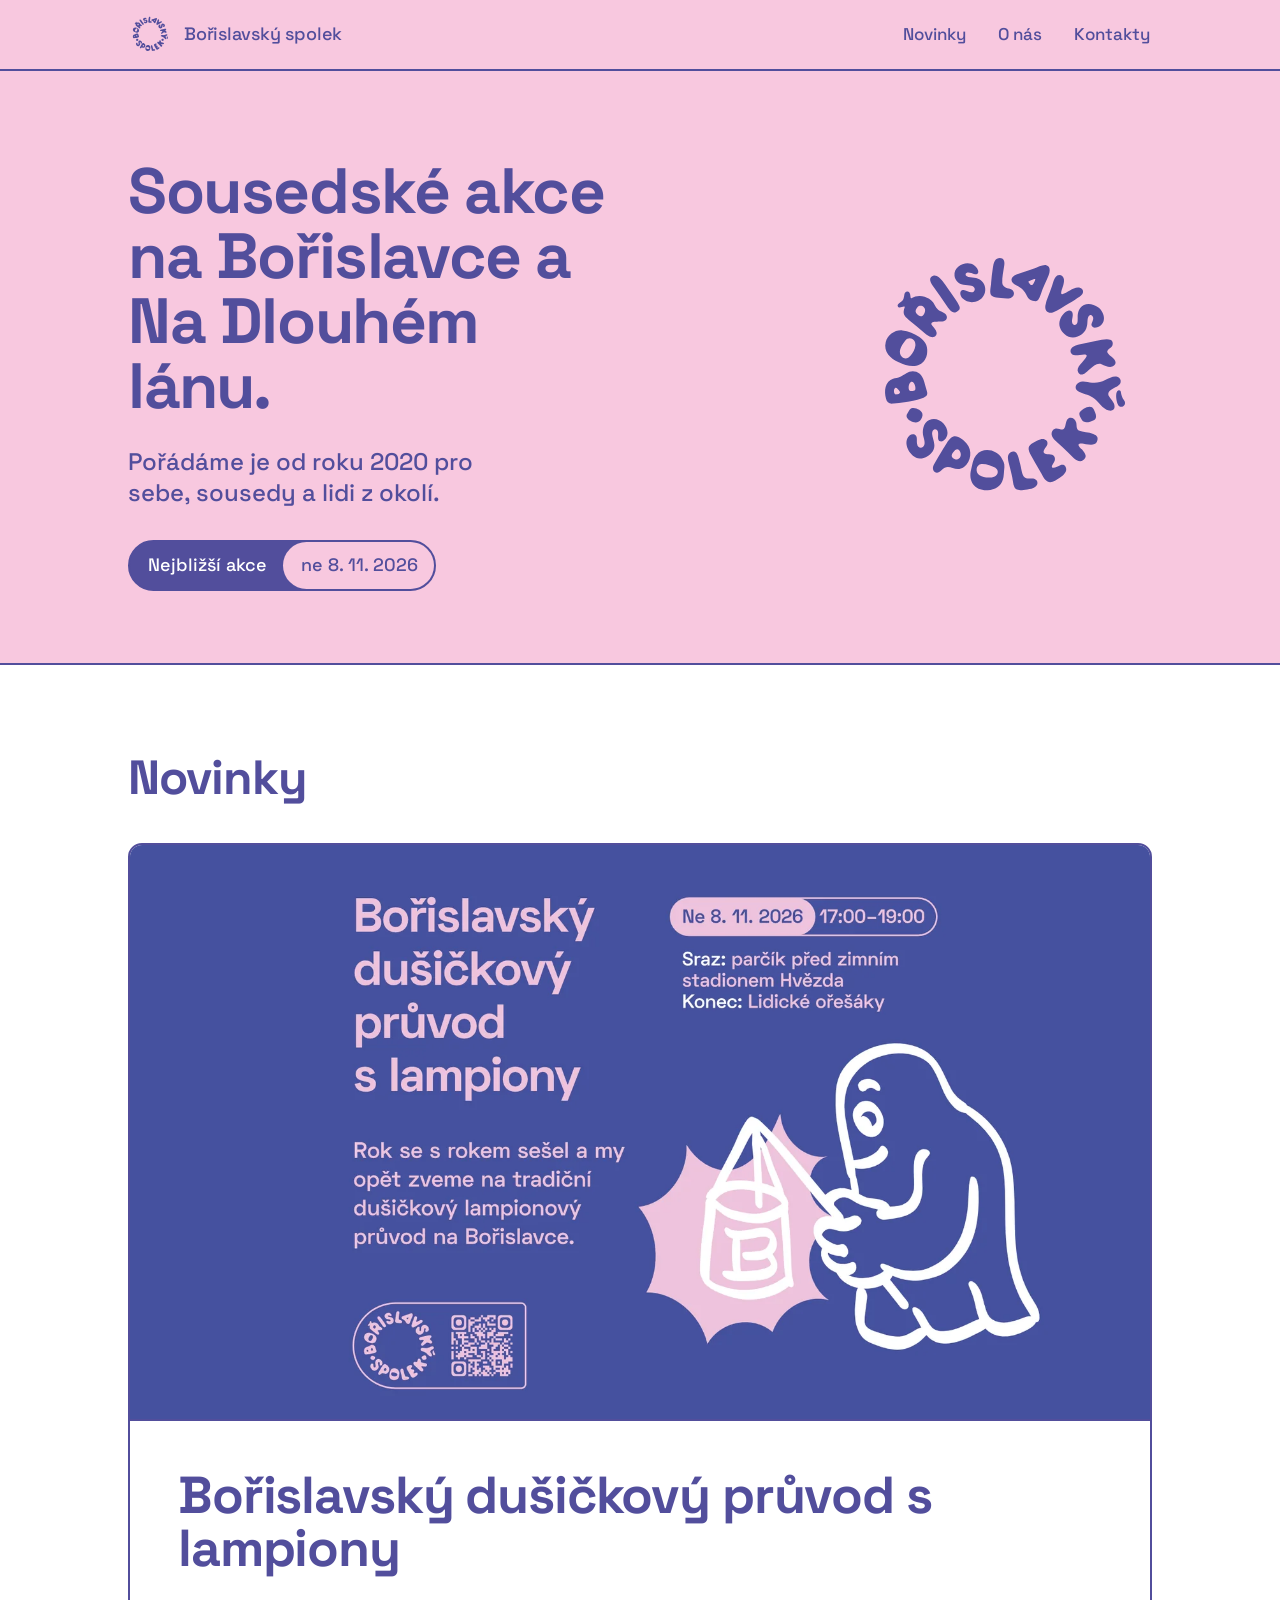
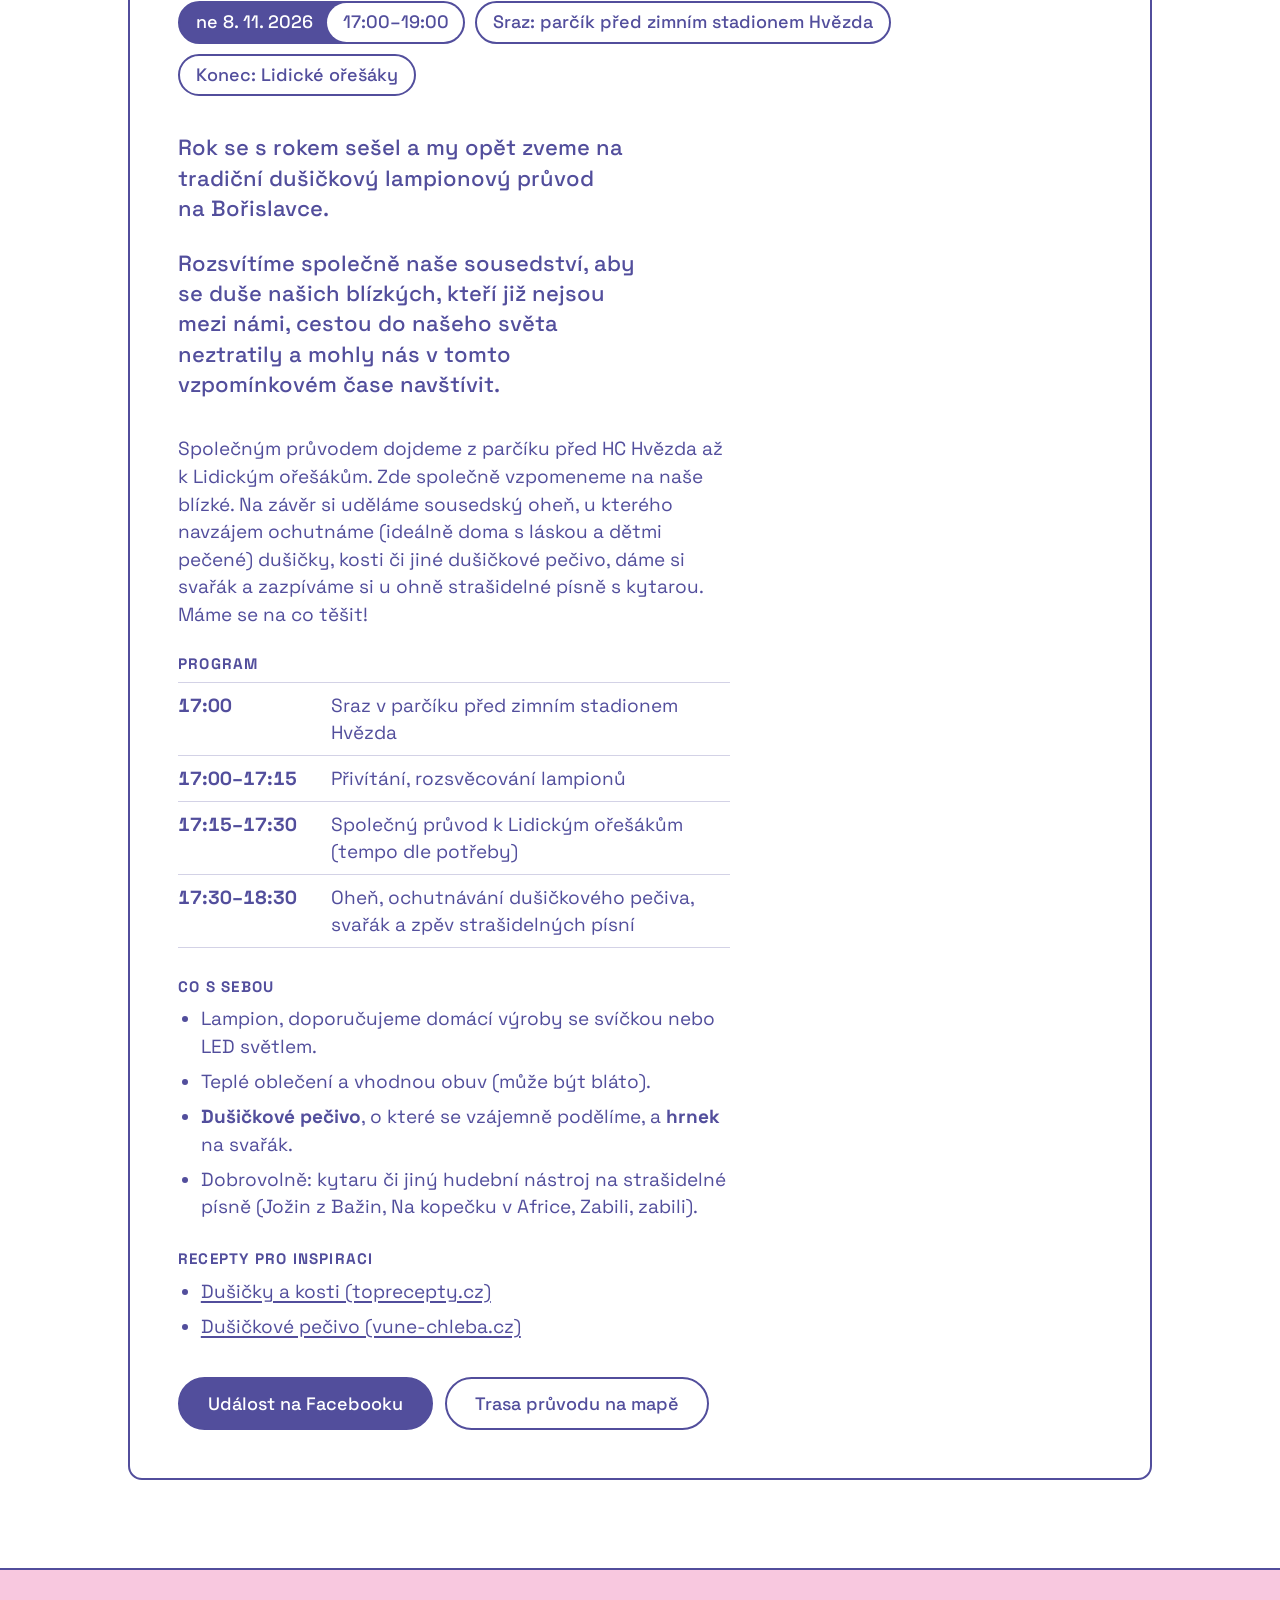
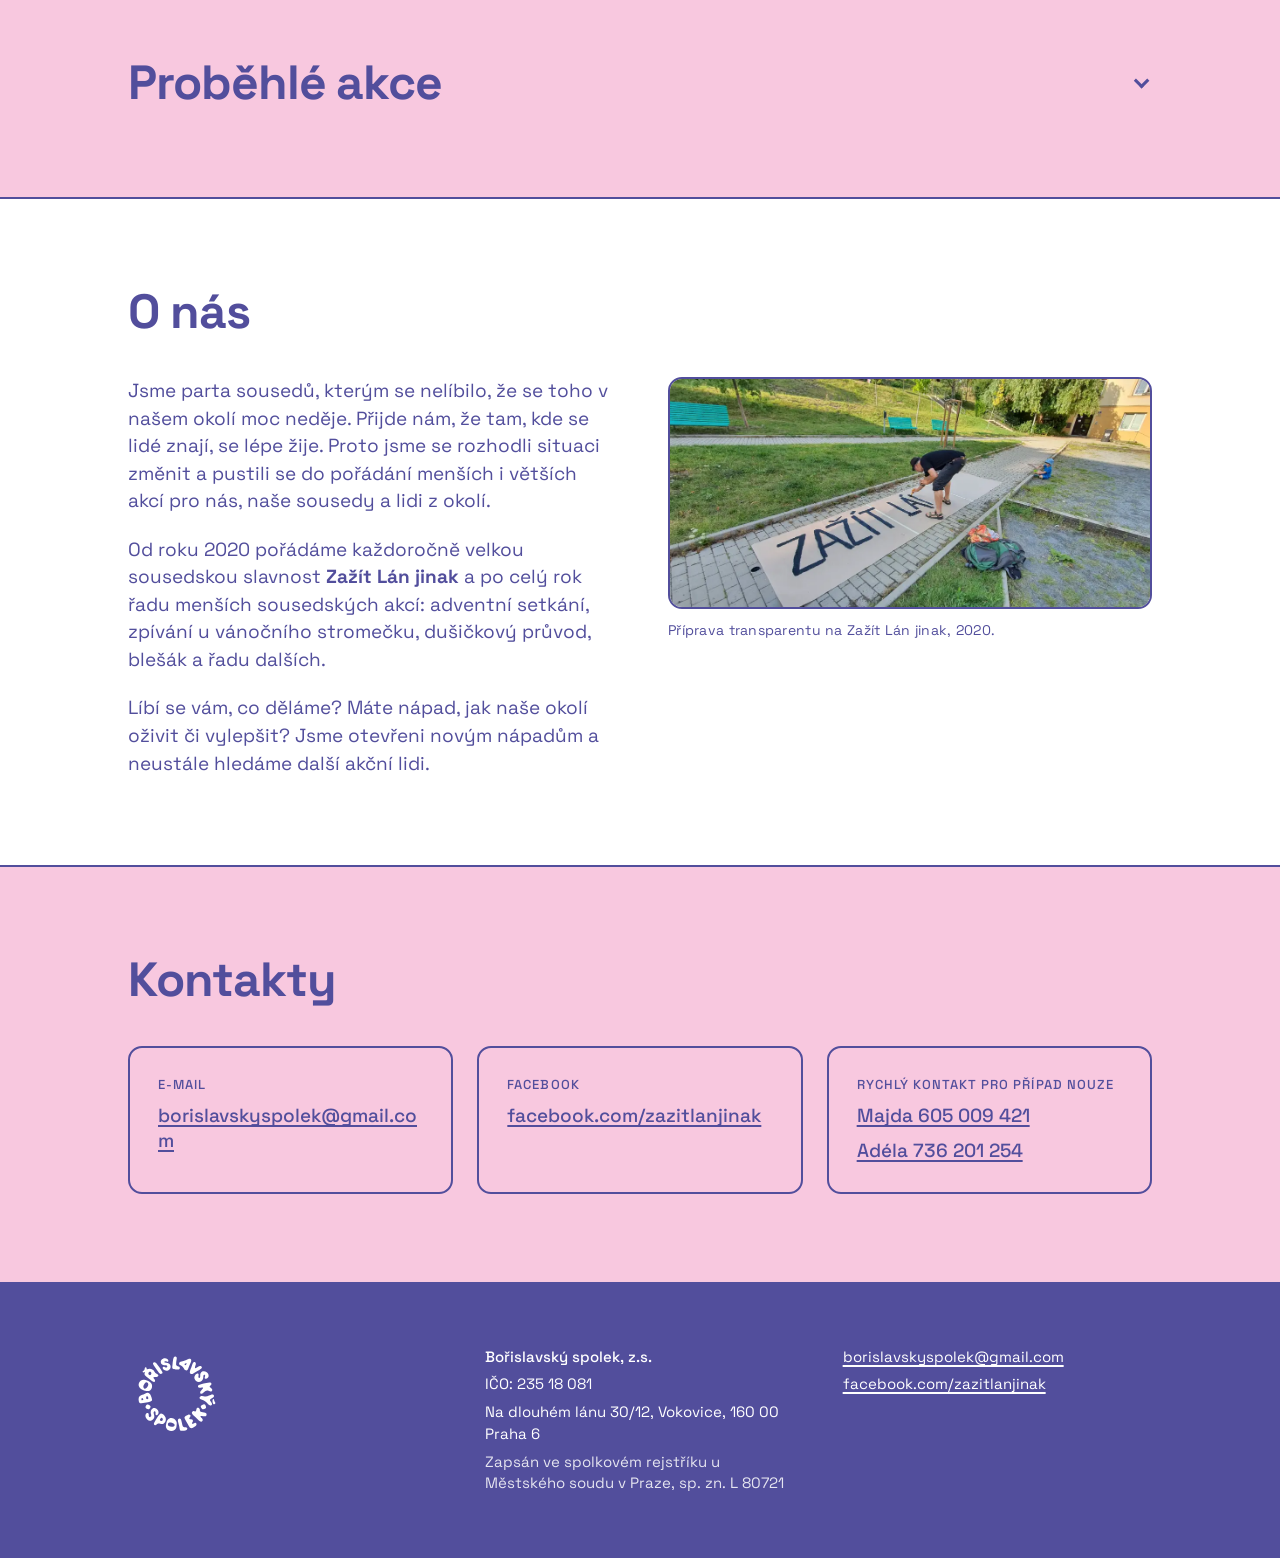
<file: index.html>
<!DOCTYPE html>
<html lang="cs">
<head>
<meta charset="utf-8">
<meta name="viewport" content="width=device-width, initial-scale=1">
<title>Bořislavský spolek — sousedské akce na Bořislavce</title>
<meta name="description" content="Sousedský spolek z Prahy 6 – Vokovic. Nejbližší akce: Bořislavský dušičkový průvod s lampiony v neděli 8. 11. 2026 od 17:00. Pořádáme i Zažít Lán jinak a další sousedské akce po celý rok.">
<link rel="canonical" href="https://borislavskyspolek.cz/">

<meta property="og:type" content="website">
<meta property="og:locale" content="cs_CZ">
<meta property="og:site_name" content="Bořislavský spolek">
<meta property="og:title" content="Bořislavský dušičkový průvod s lampiony — neděle 8. 11. od 17:00">
<meta property="og:description" content="Sraz v parčíku před zimním stadionem Hvězda, průvod k Lidickým ořešákům, pak oheň, dušičkové pečivo, svařák a strašidelné písně. Vezměte lampion.">
<meta property="og:url" content="https://borislavskyspolek.cz/">
<!-- Při výměně OG obrázku dej souboru nový název: /assets/* má roční cache (viz _headers). -->
<meta property="og:image" content="https://borislavskyspolek.cz/assets/img/og-dusickovy-pruvod-2026-plakat.jpg">
<meta property="og:image:width" content="1200">
<meta property="og:image:height" content="628">
<meta property="og:image:alt" content="Pozvánka: Bořislavský dušičkový průvod s lampiony, neděle 8. 11. 2026, 17:00–19:00, sraz v parčíku před zimním stadionem Hvězda, konec u Lidických ořešáků. Kreslené strašidlo drží lampion s písmenem B.">
<meta name="twitter:card" content="summary_large_image">
<meta name="theme-color" content="#F8C8DF">

<link rel="icon" href="assets/logo/logo-violet-print.svg" type="image/svg+xml">
<link rel="apple-touch-icon" href="assets/img/favicon-512.png">

<link rel="preload" href="assets/fonts/SpaceGrotesk-VariableFont_wght.ttf" as="font" type="font/ttf" crossorigin>
<link rel="stylesheet" href="styles.css">
</head>
<body>

<a class="skip" href="#novinky">Přeskočit na obsah</a>

<header class="header" id="hlavicka">
  <div class="header__bar page">
    <a class="brand" href="#">
      <img class="brand__mark" src="assets/logo/logo-violet-print.svg" alt="Bořislavský spolek" width="44" height="44">
      <span class="brand__name">Bořislavský spolek</span>
    </a>

    <nav class="nav nav--desktop" aria-label="Hlavní menu">
      <a href="#novinky">Novinky</a>
      <a href="#o-nas">O nás</a>
      <a href="#kontakty">Kontakty</a>
    </nav>

    <button class="menu-toggle" type="button" id="menu-toggle" aria-expanded="false" aria-controls="mobilni-menu">Menu</button>
  </div>

  <nav class="nav nav--mobile" id="mobilni-menu" aria-label="Hlavní menu" hidden>
    <a href="#novinky">Novinky</a>
    <a href="#o-nas">O nás</a>
    <a href="#kontakty">Kontakty</a>
  </nav>
</header>

<main>

  <section class="hero">
    <div class="page hero__grid">
      <div>
        <h1>Sousedské akce na Bořislavce a Na Dlouhém lánu.</h1>
        <p class="lead">Pořádáme je od roku 2020 pro sebe, sousedy a lidi z okolí.</p>
        <!-- Odkaz na nejbližší akci: při změně akce uprav i datum v druhém segmentu. -->
        <a class="capsule capsule--link" href="#novinky">
          <span class="capsule__a">Nejbližší akce</span>
          <span class="capsule__b">ne 8. 11. 2026</span>
        </a>
      </div>
      <img class="hero__mark" src="assets/logo/logo-violet-print.svg" alt="" width="300" height="300">
    </div>
  </section>

  <section class="band band--white" id="novinky">
    <div class="page">
      <h2>Novinky</h2>

      <!-- ==========================================================
           ŠABLONA POZVÁNKY — zkopíruj celý blok <article class="event">
           a nahraď obsah. Nejnovější akce patří nahoru.
           Na webu ať jsou nanejvýš 3–6 pozvánek; starší smaž.
           Obrázek je nepovinný — když není, celý <img> řádek smaž.
           Datum piš s tečkami (19. 9. 2026), čas s dvojtečkou (9:30–18:00).

      <article class="event">
        <img class="event__poster" src="assets/img/NAZEV.webp" alt="Pozvánka NÁZEV AKCE" loading="lazy" width="1400" height="733">
        <div class="event__body">
          <h3>Název akce</h3>
          <div class="facts">
            <span class="capsule">
              <span class="capsule__a">so 1. 1. 2026</span>
              <span class="capsule__b">9:30–18:00</span>
            </span>
            <span class="tag">Ulice 1/2, Praha 6</span>
          </div>
          <div class="prose">
            <p>Jedna až tři věty o tom, co se bude dít.</p>
          </div>
          <a class="btn" href="https://www.facebook.com/zazitlanjinak/" target="_blank" rel="noopener">Sledovat na Facebooku</a>
        </div>
      </article>

           ========================================================== -->

      <article class="event">
        <img class="event__poster" src="assets/img/dusickovy-pruvod-2026-plakat.webp" alt="Pozvánka na Bořislavský dušičkový průvod s lampiony, neděle 8. 11. 2026, 17:00–19:00 — kreslené strašidlo drží lampion s písmenem B" loading="lazy" width="1600" height="900">
        <div class="event__body">
          <h3>Bořislavský dušičkový průvod s lampiony</h3>

          <div class="facts">
            <span class="capsule">
              <span class="capsule__a">ne 8. 11. 2026</span>
              <span class="capsule__b">17:00–19:00</span>
            </span>
            <span class="tag">Sraz: parčík před zimním stadionem Hvězda</span>
            <span class="tag">Konec: Lidické ořešáky</span>
          </div>

          <div class="prose">
            <p>Rok se s rokem sešel a my opět zveme na tradiční dušičkový lampionový průvod na Bořislavce.</p>
            <p>Rozsvítíme společně naše sousedství, aby se duše našich blízkých, kteří již nejsou mezi námi, cestou do našeho světa neztratily a mohly nás v tomto vzpomínkovém čase navštívit.</p>
          </div>

          <div class="prose prose--body">
            <p>Společným průvodem dojdeme z parčíku před HC Hvězda až k Lidickým ořešákům. Zde společně vzpomeneme na naše blízké. Na závěr si uděláme sousedský oheň, u kterého navzájem ochutnáme (ideálně doma s láskou a dětmi pečené) dušičky, kosti či jiné dušičkové pečivo, dáme si svařák a zazpíváme si u ohně strašidelné písně s kytarou. Máme se na co těšit!</p>

            <h4>Program</h4>
            <ul class="program program--ranges">
              <li><b>17:00</b> Sraz v parčíku před zimním stadionem Hvězda</li>
              <li><b>17:00–17:15</b> Přivítání, rozsvěcování lampionů</li>
              <li><b>17:15–17:30</b> Společný průvod k Lidickým ořešákům (tempo dle potřeby)</li>
              <li><b>17:30–18:30</b> Oheň, ochutnávání dušičkového pečiva, svařák a zpěv strašidelných písní</li>
            </ul>

            <h4>Co s sebou</h4>
            <ul class="list">
              <li>Lampion, doporučujeme domácí výroby se svíčkou nebo LED světlem.</li>
              <li>Teplé oblečení a vhodnou obuv (může být bláto).</li>
              <li><strong>Dušičkové pečivo</strong>, o které se vzájemně podělíme, a <strong>hrnek</strong> na svařák.</li>
              <li>Dobrovolně: kytaru či jiný hudební nástroj na strašidelné písně (Jožin z Bažin, Na kopečku v Africe, Zabili, zabili).</li>
            </ul>

            <h4>Recepty pro inspiraci</h4>
            <ul class="list">
              <li><a href="https://www.toprecepty.cz/recept/61856-dusicky-a-kosti/" target="_blank" rel="noopener">Dušičky a kosti (toprecepty.cz)</a></li>
              <li><a href="https://www.vune-chleba.cz/2019/10/dusickove-pecivo/" target="_blank" rel="noopener">Dušičkové pečivo (vune-chleba.cz)</a></li>
            </ul>
          </div>

          <div class="actions">
            <a class="btn" href="https://www.facebook.com/events/2263979677772462" target="_blank" rel="noopener">Událost na Facebooku</a>
            <a class="btn btn--ghost" href="https://mapy.com/s/cacukecahe" target="_blank" rel="noopener">Trasa průvodu na mapě</a>
          </div>
        </div>
      </article>

      <!-- PRÁZDNÝ STAV — když není naplánovaná žádná akce, smaž <article class="event">
           výše a odkomentuj tenhle blok.

      <article class="empty">
        <div>
          <p class="empty__text">Právě nechystáme žádnou akci, sledujte náš Facebook.</p>
          <a class="btn" href="https://www.facebook.com/zazitlanjinak/" target="_blank" rel="noopener">Sledovat na Facebooku</a>
        </div>
        <img class="empty__img" src="assets/img/hrnec.png" alt="" loading="lazy" width="220" height="220">
      </article>

      -->
    </div>
  </section>

  <section class="band" id="probehle-akce">
    <div class="page">
      <!-- Harmonika: nativní <details>, funguje bez JS. Uvnitř nejnovější akce nahoře, nejstarší dole. -->
      <details class="archive">
        <summary class="archive__toggle"><h2>Proběhlé akce</h2></summary>
        <div class="archive__list">
          <!-- ==========================================================
               PROBĚHLÁ AKCE — po akci přesuň pozvánku sem (na začátek seznamu) a zkrať ji:
               název, datum, místo, jedna až dvě věty a odkaz na fotky.
               Nejnovější nahoru. Obrázek můžeš převzít z pozvánky.

          <article class="event event--past">
            <img class="event__poster" src="assets/img/NAZEV.webp" alt="POPIS OBRÁZKU" loading="lazy" width="1400" height="700">
            <div class="event__body">
              <h3>Název akce</h3>
              <div class="facts">
                <span class="capsule">
                  <span class="capsule__a">so 1. 1. 2026</span>
                </span>
                <span class="tag">Místo</span>
              </div>
              <div class="prose prose--body">
                <p>Poděkování a jedna věta o akci.</p>
              </div>
              <a class="btn" href="ODKAZ-NA-FOTKY" target="_blank" rel="noopener">Prohlédnout fotoreport</a>
            </div>
          </article>

               ========================================================== -->

          <article class="event event--past">
            <img class="event__poster" src="assets/img/zazit-lan-jinak-2026.webp" alt="Pozvánka Zažijte Lán jinak, 19. září — sousedské setkání pro malé i velké" loading="lazy" width="1400" height="700">
            <div class="event__body">
              <h3>Zažít Lán jinak 2026</h3>
              <div class="facts">
                <span class="capsule">
                  <span class="capsule__a">so 19. 9. 2026</span>
                </span>
                <span class="tag">náměstíčko K lánu, Praha 6</span>
              </div>
              <div class="prose prose--body">
                <p>Děkujeme všem sousedům, účinkujícím i dobrovolníkům, se kterými jsme náměstíčko K lánu na jeden den proměnili v místo plné hudby, dobrého jídla a setkávání. Jak to vypadalo, se podívejte ve fotoreportu — třeba tam najdete i sebe.</p>
              </div>
              <a class="btn" href="https://photos.app.goo.gl/3uGBDzLhPGmSWhwR7" target="_blank" rel="noopener">Prohlédnout fotoreport z akce</a>
            </div>
          </article>
        </div>
      </details>
    </div>
  </section>

  <section class="band band--white" id="o-nas">
    <div class="page">
      <h2>O nás</h2>
      <div class="about">
        <div class="prose prose--body">
          <p>Jsme parta sousedů, kterým se nelíbilo, že se toho v našem okolí moc neděje. Přijde nám, že tam, kde se lidé znají, se lépe žije. Proto jsme se rozhodli situaci změnit a pustili se do pořádání menších i větších akcí pro nás, naše sousedy a lidi z okolí.</p>
          <p>Od roku 2020 pořádáme každoročně velkou sousedskou slavnost <strong>Zažít Lán jinak</strong> a po celý rok řadu menších sousedských akcí: adventní setkání, zpívání u vánočního stromečku, dušičkový průvod, blešák a řadu dalších.</p>
          <p>Líbí se vám, co děláme? Máte nápad, jak naše okolí oživit či vylepšit? Jsme otevřeni novým nápadům a neustále hledáme další akční lidi.</p>
        </div>
        <figure class="photo">
          <img src="assets/img/foto-zazit-lan-jinak.webp" alt="Soused maluje na balicí papír transparent s nápisem Zažít Lán" loading="lazy" width="1100" height="521">
          <figcaption>Příprava transparentu na Zažít Lán jinak, 2020.</figcaption>
        </figure>
      </div>
    </div>
  </section>

  <section class="band" id="kontakty">
    <div class="page">
      <h2>Kontakty</h2>
      <div class="cards">
        <div class="card">
          <div class="card__label">E-mail</div>
          <a href="mailto:borislavskyspolek@gmail.com">borislavskyspolek@gmail.com</a>
        </div>
        <div class="card">
          <div class="card__label">Facebook</div>
          <a href="https://www.facebook.com/zazitlanjinak/" target="_blank" rel="noopener">facebook.com/zazitlanjinak</a>
        </div>
        <div class="card">
          <div class="card__label">Rychlý kontakt pro případ nouze</div>
          <a href="tel:+420605009421">Majda 605 009 421</a>
          <a href="tel:+420736201254">Adéla 736 201 254</a>
        </div>
      </div>
    </div>
  </section>

</main>

<footer class="footer">
  <div class="page footer__grid">
    <img class="footer__mark" src="assets/logo/logo-white.svg" alt="Bořislavský spolek" width="96" height="96">
    <div class="footer__col">
      <div class="footer__strong">Bořislavský spolek, z.s.</div>
      <div>IČO: 235 18 081</div>
      <div>Na dlouhém lánu 30/12, Vokovice, 160 00 Praha 6</div>
      <div class="footer__quiet">Zapsán ve spolkovém rejstříku u Městského soudu v Praze, sp. zn. L 80721</div>
    </div>
    <div class="footer__col">
      <a href="mailto:borislavskyspolek@gmail.com">borislavskyspolek@gmail.com</a>
      <a href="https://www.facebook.com/zazitlanjinak/" target="_blank" rel="noopener">facebook.com/zazitlanjinak</a>
    </div>
  </div>
</footer>

<script src="script.js" defer></script>
</body>
</html>
</file>
<file: styles.css>
/* Bořislavský spolek — borislavskyspolek.cz
   Barvy, písmo a tvarosloví podle vizuální identity spolku (print colourway).
   Mobile-first, žádný framework. */

@font-face{
  font-family:"Space Grotesk";
  src:url("assets/fonts/SpaceGrotesk-VariableFont_wght.ttf") format("truetype-variations");
  font-weight:300 700;
  font-style:normal;
  font-display:swap;
}

:root{
  --pink:#F8C8DF;
  --violet:#524E9C;
  --violet-hover:#464285;
  --violet-active:#3A376F;
  --white:#FFFFFF;

  --stroke:2px;
  --radius-frame:14px;
  --radius-pill:999px;

  --page:1120px;
  --gutter:clamp(20px,5vw,48px);
  --band:clamp(44px,8vw,88px);

  --dur:140ms;
  --ease:cubic-bezier(.2,0,.2,1);

  --font:"Space Grotesk",system-ui,-apple-system,"Segoe UI",sans-serif;
}

*,*::before,*::after{box-sizing:border-box}

html{scroll-behavior:smooth}
@media (prefers-reduced-motion:reduce){
  html{scroll-behavior:auto}
  *{transition:none !important}
}

body{
  margin:0;
  background:var(--pink);
  color:var(--violet);
  font-family:var(--font);
  font-weight:400;
  line-height:1.45;
  -webkit-font-smoothing:antialiased;
  text-rendering:optimizeLegibility;
}

img{max-width:100%;height:auto;display:block}
p{margin:0;text-wrap:pretty}
strong{font-weight:700}

a{color:inherit;text-decoration-thickness:2px;text-underline-offset:3px;transition:opacity var(--dur) var(--ease)}
a:hover{opacity:.72}

:focus-visible{outline:3px solid currentColor;outline-offset:2px}

section[id]{scroll-margin-top:84px}

.page{max-width:var(--page);margin:0 auto;padding-left:var(--gutter);padding-right:var(--gutter)}

.skip{
  position:absolute;left:-9999px;top:0;z-index:60;
  background:var(--violet);color:var(--white);
  padding:12px 20px;border-radius:0 0 var(--radius-frame) 0;
  font-weight:500;text-decoration:none;
}
.skip:focus{left:0}

/* ---------- Hlavička ---------- */

.header{
  position:sticky;top:0;z-index:30;
  background:var(--pink);
  border-bottom:var(--stroke) solid var(--violet);
}
.header__bar{
  display:flex;align-items:center;justify-content:space-between;gap:16px;
  padding-top:12px;padding-bottom:12px;
}
.brand{display:flex;align-items:center;gap:12px;text-decoration:none;min-height:44px}
.brand__mark{width:44px;height:44px}
.brand__name{font-weight:500;font-size:clamp(1rem,3.6vw,1.125rem);letter-spacing:-.012em;white-space:nowrap}

.nav a{text-decoration:none;font-weight:500}

.nav--desktop{display:none;align-items:center;gap:28px}
.nav--desktop a{font-size:1.0625rem;padding:10px 2px}

.nav--mobile{display:flex;flex-direction:column;border-top:var(--stroke) solid var(--violet);background:var(--pink)}
.nav--mobile a{
  display:flex;align-items:center;min-height:64px;
  padding:18px var(--gutter);
  font-size:1.375rem;
  border-bottom:var(--stroke) solid var(--violet);
}
.nav--mobile a:last-child{border-bottom:0}
.nav--mobile[hidden]{display:none}

.menu-toggle{
  font-family:var(--font);font-weight:500;font-size:1rem;line-height:1;
  color:var(--violet);background:transparent;
  border:var(--stroke) solid var(--violet);border-radius:var(--radius-pill);
  padding:14px 22px;min-height:48px;cursor:pointer;
  transition:background var(--dur) var(--ease),color var(--dur) var(--ease),transform var(--dur) var(--ease);
}
.menu-toggle:hover{background:var(--violet);color:var(--white)}
.menu-toggle:active{transform:scale(.98)}

@media (min-width:761px){
  .nav--desktop{display:flex}
  .menu-toggle{display:none}
  .nav--mobile{display:none !important}
}

/* ---------- Kapsle, tlačítka, tagy ---------- */

.capsule{
  display:inline-flex;align-items:center;
  border:var(--stroke) solid var(--violet);border-radius:var(--radius-pill);
  background:var(--violet);color:var(--white);
  font-weight:500;font-size:clamp(.9375rem,2.8vw,1.125rem);line-height:1.15;
  overflow:hidden;
}
.capsule__a{padding:9px 16px;white-space:nowrap}
.capsule__b{
  padding:9px 16px;white-space:nowrap;margin:calc(var(--stroke) * -1);
  background:var(--pink);color:var(--violet);border-radius:var(--radius-pill);
}
.band--white .capsule__b{background:var(--white)}

.capsule--link{
  text-decoration:none;margin-top:clamp(22px,4vw,32px);min-height:48px;
  transition:background var(--dur) var(--ease),border-color var(--dur) var(--ease);
}
.capsule--link .capsule__a,
.capsule--link .capsule__b{padding:13px 18px}
.capsule--link:hover{opacity:1;background:var(--violet-hover);border-color:var(--violet-hover)}
.capsule--link:active{background:var(--violet-active);border-color:var(--violet-active)}

.tag{
  display:inline-flex;align-items:center;
  border:var(--stroke) solid var(--violet);border-radius:var(--radius-pill);
  padding:9px 16px;font-weight:500;font-size:clamp(.9375rem,2.8vw,1.125rem);line-height:1.15;
}

.btn{
  display:inline-flex;align-items:center;justify-content:center;
  text-decoration:none;min-height:52px;padding:15px 28px;
  background:var(--violet);color:var(--white);
  border:var(--stroke) solid var(--violet);border-radius:var(--radius-pill);
  font-weight:500;font-size:clamp(1rem,3vw,1.125rem);line-height:1.1;
  transition:background var(--dur) var(--ease),border-color var(--dur) var(--ease),transform var(--dur) var(--ease);
}
.btn:hover{opacity:1;background:var(--violet-hover);border-color:var(--violet-hover)}
.btn:active{background:var(--violet-active);border-color:var(--violet-active);transform:scale(.98)}

/* ---------- Sekce ---------- */

.band{padding:var(--band) 0}
/* Sekce se střídají: růžová (výchozí) a bílá s linkou nahoře i dole. */
.band--white{background:var(--white);border-block:var(--stroke) solid var(--violet)}

h1{
  margin:0;font-weight:700;
  font-size:clamp(2.25rem,7.2vw,4rem);
  letter-spacing:-.022em;line-height:1.02;
}
h2{
  margin:0 0 clamp(24px,4vw,40px);font-weight:700;
  font-size:clamp(1.75rem,5.4vw,3rem);
  letter-spacing:-.022em;line-height:1.05;
}
h3{
  margin:0;font-weight:700;
  font-size:clamp(1.875rem,6.4vw,3.25rem);
  letter-spacing:-.022em;line-height:1.02;
}
.lead{
  margin:clamp(18px,3vw,26px) 0 0;
  font-size:clamp(1.125rem,3.4vw,1.5rem);
  font-weight:500;line-height:1.3;max-width:26ch;
}

/* ---------- Hero ---------- */

.hero{padding:clamp(44px,9vw,88px) 0 clamp(40px,7vw,72px)}
.hero__grid{
  display:grid;gap:clamp(28px,5vw,48px);
  grid-template-columns:repeat(auto-fit,minmax(280px,1fr));
  align-items:center;
}
.hero__mark{width:clamp(160px,34vw,300px);height:auto;justify-self:end}

/* ---------- Pozvánka ---------- */

.event{
  border:var(--stroke) solid var(--violet);
  border-radius:var(--radius-frame);
  overflow:hidden;background:var(--white);
}
.event + .event{margin-top:clamp(20px,3.5vw,32px)}
.event__poster{width:100%;border-bottom:var(--stroke) solid var(--violet)}
.event__body{padding:clamp(24px,5vw,48px)}

.facts{display:flex;flex-wrap:wrap;gap:10px;align-items:center;margin-top:clamp(18px,3vw,26px)}

.prose{
  margin-top:clamp(24px,4vw,36px);
  font-size:clamp(1.0625rem,3.2vw,1.375rem);
  font-weight:500;line-height:1.38;max-width:34ch;
}
.prose p + p{margin-top:1.1em}
.prose--body{
  margin-top:0;font-size:clamp(1.0625rem,3vw,1.1875rem);
  font-weight:400;line-height:1.45;max-width:46ch;
}
.prose--body p + p{margin-top:1.1em}
.prose + .prose--body{margin-top:clamp(24px,4vw,36px)}

/* Program akce: mezititulky a seznam s časy */
.prose h4{
  margin-top:1.6em;margin-bottom:.5em;
  font-size:.8em;font-weight:700;
  letter-spacing:.08em;text-transform:uppercase;
}
.prose h4:first-child{margin-top:0}
.program{list-style:none;margin:0;padding:0}
.program li{
  display:grid;grid-template-columns:4ch 1fr;column-gap:.8em;
  padding:.45em 0;border-bottom:1px solid color-mix(in srgb,var(--violet) 25%,transparent);
}
.program li:first-child{border-top:1px solid color-mix(in srgb,var(--violet) 25%,transparent)}
.program b{font-weight:700;font-variant-numeric:tabular-nums}
.program + h4{margin-top:1.8em}
.program--ranges li{grid-template-columns:11.5ch 1fr}
@media (max-width:420px){
  .program--ranges li{grid-template-columns:1fr}
}

/* Obyčejný odrážkový seznam v textu */
.list{margin:0;padding-left:1.2em}
.list li + li{margin-top:.4em}
.list + h4{margin-top:1.8em}

/* Proběhlé akce: harmonika (nativní <details>) */
.archive__toggle{
  display:flex;align-items:center;justify-content:space-between;gap:16px;
  list-style:none;cursor:pointer;min-height:48px;
}
.archive__toggle::-webkit-details-marker{display:none}
.archive__toggle h2{margin:0}
.archive__toggle::after{
  content:"";flex:none;width:.7em;height:.7em;margin-right:.3em;
  border-right:3px solid currentColor;border-bottom:3px solid currentColor;
  transform:translateY(-25%) rotate(45deg);
  transition:transform var(--dur) var(--ease);
}
.archive[open] .archive__toggle::after{transform:translateY(25%) rotate(-135deg)}
.archive__toggle:hover h2{opacity:.72}
.archive__list{margin-top:clamp(24px,4vw,40px)}

/* Proběhlá akce: zkrácená karta, na širokém displeji obrázek vlevo */
.event--past h3{font-size:clamp(1.5rem,4.6vw,2.25rem)}
.event--past .prose--body{margin-top:clamp(18px,3vw,24px)}
@media (min-width:761px){
  .event--past{display:grid;grid-template-columns:minmax(0,5fr) minmax(0,6fr)}
  .event--past .event__poster{align-self:center;border-bottom:0}
  .event--past .event__body{padding:clamp(24px,3.5vw,40px);border-left:var(--stroke) solid var(--violet)}
}

/* Video (YouTube embed) */
.video{
  aspect-ratio:16/9;overflow:hidden;
  border:var(--stroke) solid var(--violet);border-radius:var(--radius-frame);
  background:var(--violet);
}
.video iframe{display:block;width:100%;height:100%;border:0}

.stair span{display:block}
.stair .i1{padding-left:1.2em}
.stair .i2{padding-left:2.4em}
.stair .i3{padding-left:3.6em}

.event__body .btn{margin-top:clamp(26px,4vw,36px)}
.actions{display:flex;flex-wrap:wrap;gap:12px;margin-top:clamp(26px,4vw,36px)}
.actions .btn{margin-top:0}
.btn--ghost{background:transparent;color:var(--violet)}
.btn--ghost:hover{background:var(--violet);color:var(--white)}

.empty{
  border:var(--stroke) solid var(--violet);border-radius:var(--radius-frame);
  padding:clamp(28px,6vw,56px);
  display:grid;gap:clamp(20px,4vw,32px);
  grid-template-columns:repeat(auto-fit,minmax(220px,1fr));
  align-items:center;
}
.empty__text{font-size:clamp(1.25rem,4.2vw,1.75rem);font-weight:500;line-height:1.3;max-width:24ch}
.empty .btn{margin-top:clamp(20px,3vw,28px)}
.empty__img{width:100%;max-width:220px;justify-self:end}

/* ---------- O nás ---------- */

.about{
  display:grid;gap:clamp(28px,5vw,56px);
  grid-template-columns:repeat(auto-fit,minmax(300px,1fr));
  align-items:start;
}
.photo{margin:0}
.photo img{width:100%;border:var(--stroke) solid var(--violet);border-radius:var(--radius-frame)}
.photo figcaption{margin-top:12px;font-size:.875rem;line-height:1.4;letter-spacing:.02em}

/* ---------- Kontakty ---------- */

.cards{
  display:grid;gap:clamp(16px,3vw,24px);
  grid-template-columns:repeat(auto-fit,minmax(260px,1fr));
}
.card{
  border:var(--stroke) solid var(--violet);border-radius:var(--radius-frame);
  padding:clamp(20px,3.5vw,28px);
  display:flex;flex-direction:column;gap:10px;
}
.card__label{font-size:.8125rem;font-weight:500;letter-spacing:.08em;text-transform:uppercase}
.card a{
  font-size:clamp(1rem,3.1vw,1.1875rem);font-weight:500;line-height:1.3;
  word-break:break-word;text-decoration-line:underline;
}

/* ---------- Patička ---------- */

.footer{
  background:var(--violet);color:var(--white);
  padding:clamp(36px,6vw,64px) 0;
}
.footer__grid{
  display:grid;gap:clamp(24px,4vw,48px);
  grid-template-columns:repeat(auto-fit,minmax(240px,1fr));
  align-items:start;
}
.footer__mark{width:96px;height:96px}
.footer__col{display:flex;flex-direction:column;gap:6px;font-size:.9375rem;line-height:1.45}
.footer__strong{font-weight:500}
.footer__quiet{opacity:.85;max-width:40ch}
.footer__col a{text-decoration-line:underline}
</file>
